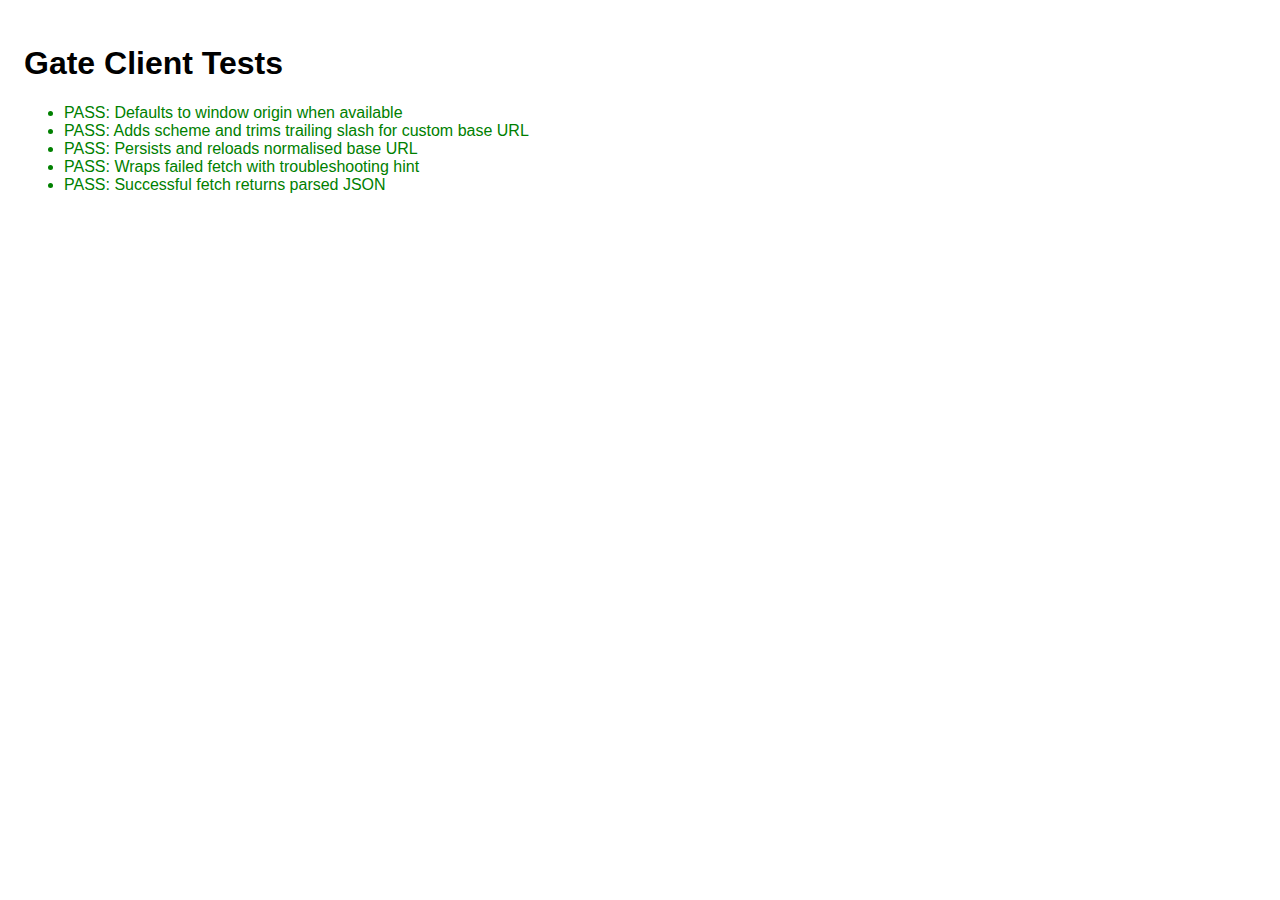
<file: ui/gate_client.test.html>
<!DOCTYPE html>
<html lang="en">
  <head>
    <meta charset="UTF-8" />
    <title>Gate Client Tests</title>
    <style>
      body {
        font-family: Arial, sans-serif;
        padding: 1rem;
      }
      .pass {
        color: green;
      }
      .fail {
        color: red;
      }
    </style>
  </head>
  <body>
    <h1>Gate Client Tests</h1>
    <ul id="results"></ul>
    <script type="module">
      import { GateClient, loadSavedBaseUrl, saveBaseUrl } from './gate_client.js';

      const resultsEl = document.getElementById('results');
      const results = [];

      function record(name, status, error) {
        results.push({ name, status, error });
        const item = document.createElement('li');
        item.textContent = `${status.toUpperCase()}: ${name}${error ? ` — ${error}` : ''}`;
        item.className = status;
        resultsEl.appendChild(item);
      }

      async function test(name, fn) {
        try {
          await fn();
          record(name, 'pass');
        } catch (err) {
          record(name, 'fail', err?.message || err);
        }
      }

      async function run() {
        // LocalStorage interactions should not leak between tests.
        localStorage.clear();

        const expectedOrigin = (() => {
          const origin = window.location?.origin;
          if (origin) return origin;
          return 'http://localhost:8000';
        })();
        const expectedDefault = expectedOrigin.endsWith('/') ? expectedOrigin.slice(0, -1) : expectedOrigin;
        const normalisedDefault = /^https?:\/\//i.test(expectedDefault)
          ? expectedDefault
          : `http://${expectedDefault}`;

        await test('Defaults to window origin when available', () => {
          const client = new GateClient();
          if (client.baseUrl !== normalisedDefault) {
            throw new Error(`Expected ${normalisedDefault} but got ${client.baseUrl}`);
          }
        });

        await test('Adds scheme and trims trailing slash for custom base URL', () => {
          const client = new GateClient('example.com/');
          if (client.baseUrl !== 'http://example.com') {
            throw new Error(`Unexpected base URL: ${client.baseUrl}`);
          }
        });

        await test('Persists and reloads normalised base URL', () => {
          const saved = saveBaseUrl('https://demo.local/');
          if (saved !== 'https://demo.local') {
            throw new Error(`Save returned ${saved}`);
          }
          const loaded = loadSavedBaseUrl();
          if (loaded !== 'https://demo.local') {
            throw new Error(`Load returned ${loaded}`);
          }
        });

        await test('Wraps failed fetch with troubleshooting hint', async () => {
          const client = new GateClient('http://api.invalid');
          const originalFetch = globalThis.fetch;
          globalThis.fetch = () => {
            throw new TypeError('Failed to fetch');
          };
          try {
            await client.get('/state');
            throw new Error('Expected call to fail');
          } catch (err) {
            const message = err?.message || '';
            if (!message.includes('Ensure the Operator Service is reachable')) {
              throw new Error(`Missing hint in error: ${message}`);
            }
            if (!message.includes('http://api.invalid/state')) {
              throw new Error(`Missing URL context: ${message}`);
            }
          } finally {
            globalThis.fetch = originalFetch;
          }
        });

        await test('Successful fetch returns parsed JSON', async () => {
          const client = new GateClient('http://api.example');
          const originalFetch = globalThis.fetch;
          let calledUrl;
          globalThis.fetch = async (url, options) => {
            calledUrl = url;
            return {
              ok: true,
              async json() {
                return { ok: true, method: options?.method || 'GET' };
              },
            };
          };
          try {
            const result = await client.post('/run', { demo: true });
            if (calledUrl !== 'http://api.example/run') {
              throw new Error(`Unexpected fetch URL: ${calledUrl}`);
            }
            if (!result?.ok || result?.method !== 'POST') {
              throw new Error(`Unexpected response: ${JSON.stringify(result)}`);
            }
          } finally {
            globalThis.fetch = originalFetch;
          }
        });

        window.testResults = results;
        window.testsDone = true;
      }

      run();
    </script>
  </body>
</html>
</file>
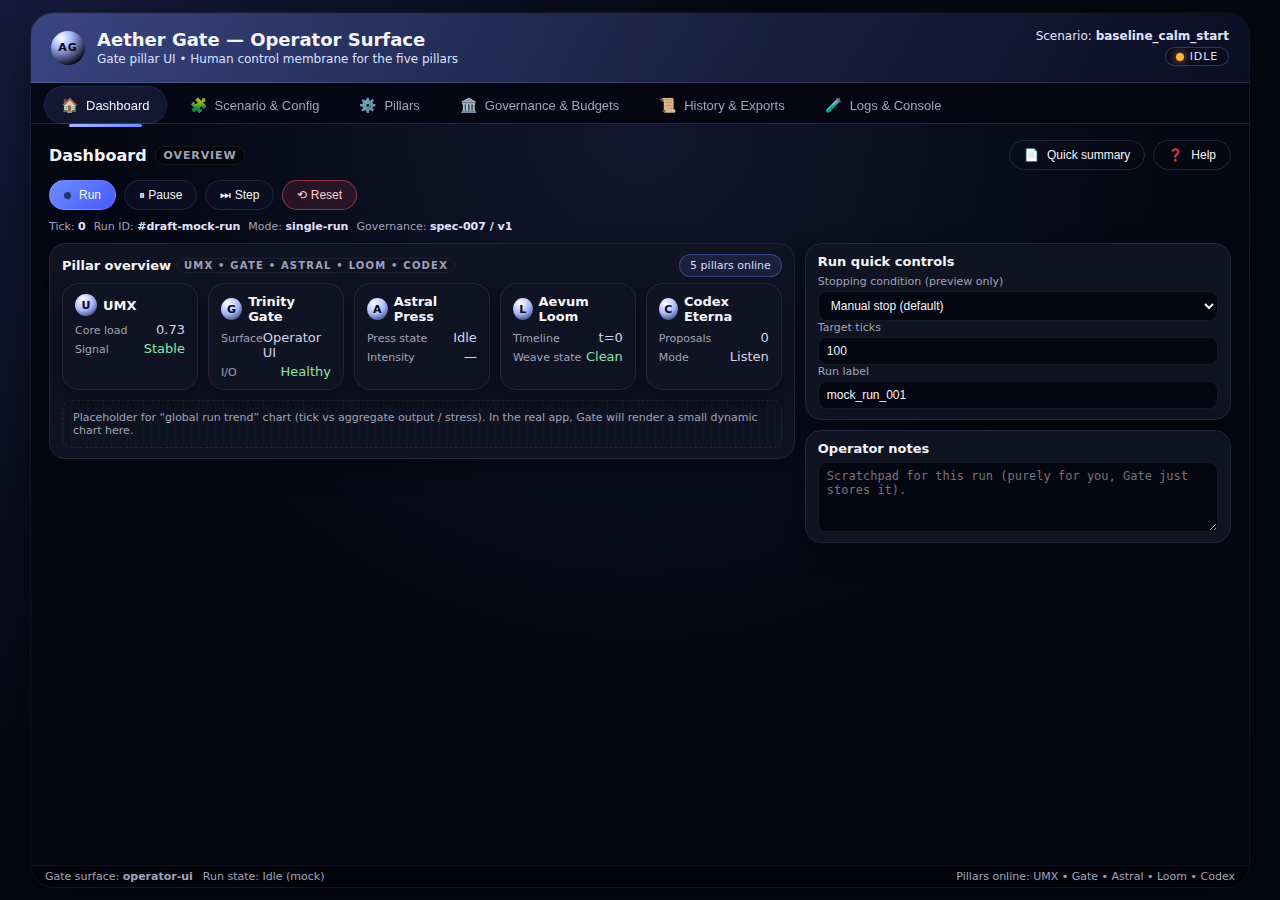
<file: docs/specs/aether_gate_operator_surface_mock_ui_2025_11_30.html>
<!DOCTYPE html>
<html lang="en">
<head>
  <meta charset="UTF-8" />
  <title>Aether Gate — Operator Surface (Mock)</title>
  <meta name="viewport" content="width=device-width, initial-scale=1.0" />
  <style>
    /* --- Base reset & theme --- */
    * {
      box-sizing: border-box;
    }

    :root {
      --bg-body: #050712;
      --bg-elevated: #101322;
      --bg-elevated-soft: #141729;
      --bg-chip: #1e2235;
      --accent: #6d8bff;
      --accent-soft: rgba(109, 139, 255, 0.12);
      --accent-strong: rgba(109, 139, 255, 0.24);
      --border-soft: #24273b;
      --text-main: #f5f5f7;
      --text-muted: #a0a3b8;
      --danger: #ff4f6b;
      --success: #2ecc71;
      --warning: #ffb347;
      --radius-lg: 16px;
      --radius-pill: 999px;
      --shadow-soft: 0 18px 45px rgba(0, 0, 0, 0.45);
    }

    body {
      margin: 0;
      font-family: system-ui, -apple-system, BlinkMacSystemFont, "Segoe UI", sans-serif;
      background: radial-gradient(circle at top left, #171a3d 0, #050712 50%, #050712 100%);
      color: var(--text-main);
      min-height: 100vh;
      display: flex;
    }

    /* --- App frame --- */
    .app {
      margin: 12px auto;
      width: min(1220px, 100% - 24px);
      background: linear-gradient(145deg, rgba(255, 255, 255, 0.04), rgba(0, 0, 0, 0.4));
      border-radius: 24px;
      overflow: hidden;
      border: 1px solid rgba(255, 255, 255, 0.04);
      box-shadow: var(--shadow-soft);
      display: flex;
      flex-direction: column;
    }

    .app-header {
      display: flex;
      align-items: center;
      justify-content: space-between;
      padding: 16px 20px;
      background: linear-gradient(120deg, rgba(109, 139, 255, 0.35), rgba(10, 14, 36, 0.95));
      border-bottom: 1px solid rgba(255, 255, 255, 0.12);
    }

    .app-title-wrapper {
      display: flex;
      align-items: center;
      gap: 12px;
    }

    .app-logo {
      width: 34px;
      height: 34px;
      border-radius: 50%;
      background: radial-gradient(circle at 30% 20%, #ffffff, #a4b5ff 30%, #050712 80%);
      display: flex;
      align-items: center;
      justify-content: center;
      font-weight: 700;
      letter-spacing: 0.08em;
      font-size: 11px;
      text-transform: uppercase;
      color: #050712;
    }

    .app-title-block h1 {
      font-size: 18px;
      margin: 0;
    }

    .app-title-block p {
      margin: 2px 0 0;
      font-size: 12px;
      color: #dde0ff;
    }

    .app-meta {
      display: flex;
      flex-direction: column;
      align-items: flex-end;
      gap: 4px;
      font-size: 12px;
      color: #e0e4ff;
    }

    .status-pill {
      display: inline-flex;
      align-items: center;
      gap: 6px;
      padding: 2px 10px;
      border-radius: var(--radius-pill);
      font-size: 11px;
      text-transform: uppercase;
      letter-spacing: 0.08em;
      border: 1px solid rgba(255, 255, 255, 0.18);
      background: rgba(0, 0, 0, 0.25);
    }

    .status-dot {
      width: 8px;
      height: 8px;
      border-radius: 50%;
      background: var(--warning);
      box-shadow: 0 0 8px rgba(255, 179, 71, 0.8);
    }

    .status-dot.idle {
      background: var(--warning);
    }
    .status-dot.running {
      background: var(--success);
      box-shadow: 0 0 8px rgba(46, 204, 113, 0.9);
    }
    .status-dot.paused {
      background: var(--accent);
      box-shadow: 0 0 8px rgba(109, 139, 255, 0.9);
    }

    /* --- Main nav tabs --- */
    .main-nav {
      display: flex;
      padding: 4px 10px 0;
      border-bottom: 1px solid var(--border-soft);
      background: rgba(4, 5, 18, 0.9);
      backdrop-filter: blur(18px);
    }

    .tab-button {
      border: none;
      background: transparent;
      color: var(--text-muted);
      padding: 10px 16px;
      margin: 0 4px;
      border-radius: var(--radius-pill);
      font-size: 13px;
      display: inline-flex;
      align-items: center;
      gap: 8px;
      cursor: pointer;
      position: relative;
    }

    .tab-button span.icon {
      font-size: 14px;
      opacity: 0.85;
    }

    .tab-button:hover {
      background: rgba(255, 255, 255, 0.04);
      color: #f2f3ff;
    }

    .tab-button.active {
      background: var(--accent-soft);
      color: #f5f6ff;
      box-shadow: 0 0 0 1px var(--accent-strong);
    }

    .tab-button.active::after {
      content: "";
      position: absolute;
      left: 24px;
      right: 24px;
      bottom: -4px;
      height: 3px;
      border-radius: 99px;
      background: linear-gradient(90deg, #a4b5ff, #6d8bff);
    }

    /* --- Layout for tab content --- */
    .tab-container {
      padding: 16px 18px 10px;
      background: radial-gradient(circle at top, rgba(109, 139, 255, 0.12), transparent 55%), var(--bg-body);
      flex: 1;
      overflow: auto;
    }

    .tab-content {
      display: none;
      animation: fadeIn 150ms ease-out;
    }

    .tab-content.active {
      display: block;
    }

    @keyframes fadeIn {
      from {
        opacity: 0;
        transform: translateY(4px);
      }
      to {
        opacity: 1;
        transform: translateY(0);
      }
    }

    /* --- Shared UI bits --- */
    .section-header {
      display: flex;
      align-items: center;
      justify-content: space-between;
      margin-bottom: 10px;
      gap: 8px;
    }

    .section-header h2 {
      font-size: 16px;
      margin: 0;
      display: flex;
      align-items: center;
      gap: 8px;
    }

    .section-header h2 span.badge {
      font-size: 11px;
      text-transform: uppercase;
      letter-spacing: 0.08em;
      padding: 2px 8px;
      border-radius: var(--radius-pill);
      background: rgba(0, 0, 0, 0.48);
      border: 1px solid rgba(255, 255, 255, 0.08);
      color: var(--text-muted);
    }

    .section-header-actions {
      display: flex;
      align-items: center;
      gap: 8px;
    }

    .button {
      border-radius: var(--radius-pill);
      border: 1px solid var(--border-soft);
      background: rgba(11, 14, 33, 0.9);
      color: var(--text-main);
      padding: 7px 14px;
      font-size: 12px;
      display: inline-flex;
      align-items: center;
      gap: 8px;
      cursor: pointer;
    }

    .button.primary {
      background: linear-gradient(135deg, #6d8bff, #465bfb);
      border-color: rgba(255, 255, 255, 0.15);
      box-shadow: 0 8px 20px rgba(7, 10, 41, 0.7);
    }

    .button.ghost {
      background: transparent;
    }

    .button.danger {
      background: rgba(255, 79, 107, 0.12);
      border-color: rgba(255, 79, 107, 0.5);
      color: #ffcfd8;
    }

    .button:disabled {
      opacity: 0.5;
      cursor: default;
    }

    .button .dot {
      width: 7px;
      height: 7px;
      border-radius: 50%;
      background: rgba(0, 0, 0, 0.6);
    }

    .chip {
      display: inline-flex;
      align-items: center;
      gap: 6px;
      padding: 4px 10px;
      border-radius: var(--radius-pill);
      background: var(--bg-chip);
      border: 1px solid rgba(255, 255, 255, 0.06);
      font-size: 11px;
      color: var(--text-muted);
    }

    .chip-pillars {
      background: rgba(109, 139, 255, 0.12);
      border-color: rgba(109, 139, 255, 0.35);
      color: #d8deff;
    }

    .grid {
      display: grid;
      gap: 10px;
    }

    .grid-2 {
      grid-template-columns: repeat(2, minmax(0, 1fr));
    }

    .grid-3 {
      grid-template-columns: repeat(3, minmax(0, 1fr));
    }

    .grid-5 {
      grid-template-columns: repeat(5, minmax(0, 1fr));
    }

    @media (max-width: 960px) {
      .grid-5 {
        grid-template-columns: repeat(2, minmax(0, 1fr));
      }
      .grid-3 {
        grid-template-columns: repeat(2, minmax(0, 1fr));
      }
    }

    @media (max-width: 720px) {
      .grid-2,
      .grid-3 {
        grid-template-columns: minmax(0, 1fr);
      }
    }

    .card {
      background: var(--bg-elevated);
      border-radius: var(--radius-lg);
      border: 1px solid var(--border-soft);
      padding: 10px 12px;
      box-shadow: 0 10px 24px rgba(0, 0, 0, 0.4);
    }

    .card-header {
      display: flex;
      justify-content: space-between;
      align-items: center;
      margin-bottom: 6px;
      gap: 8px;
    }

    .card-title {
      font-size: 13px;
      font-weight: 600;
      display: flex;
      align-items: center;
      gap: 6px;
    }

    .pill-label {
      font-size: 10px;
      text-transform: uppercase;
      letter-spacing: 0.12em;
      padding: 1px 6px;
      border-radius: var(--radius-pill);
      border: 1px solid rgba(255, 255, 255, 0.06);
      color: var(--text-muted);
    }

    .card-body {
      font-size: 12px;
      color: var(--text-muted);
    }

    .stat-row {
      display: flex;
      justify-content: space-between;
      align-items: baseline;
      margin-top: 4px;
    }

    .stat-label {
      font-size: 11px;
      color: var(--text-muted);
    }

    .stat-value {
      font-size: 13px;
    }

    .stat-value.positive {
      color: #8de3b1;
    }

    .stat-value.negative {
      color: #ffb7c5;
    }

    .stat-value.neutral {
      color: #d1d4f0;
    }

    .pill-indicator {
      width: 22px;
      height: 22px;
      border-radius: 50%;
      background: radial-gradient(circle at 35% 25%, #ffffff, #a4b5ff, #1a1d33);
      display: inline-flex;
      align-items: center;
      justify-content: center;
      font-size: 11px;
      font-weight: 700;
      color: #050712;
    }

    /* --- Dashboard specifics --- */
    .run-controls {
      display: flex;
      gap: 8px;
      flex-wrap: wrap;
      margin-bottom: 10px;
    }

    .run-meta {
      display: flex;
      flex-wrap: wrap;
      gap: 8px;
      font-size: 11px;
      color: var(--text-muted);
      margin-bottom: 10px;
    }

    .run-meta span strong {
      color: #e1e4ff;
      font-weight: 600;
    }

    .dashboard-layout {
      display: grid;
      grid-template-columns: 2.1fr 1.2fr;
      gap: 10px;
    }

    @media (max-width: 960px) {
      .dashboard-layout {
        grid-template-columns: minmax(0, 1fr);
      }
    }

    .placeholder-chart {
      margin-top: 10px;
      border-radius: 10px;
      background: repeating-linear-gradient(
        to right,
        rgba(255, 255, 255, 0.02),
        rgba(255, 255, 255, 0.02) 1px,
        transparent 1px,
        transparent 8px
      );
      padding: 10px;
      border: 1px dashed rgba(255, 255, 255, 0.08);
      font-size: 11px;
      color: var(--text-muted);
    }

    /* --- Scenario & config --- */
    .scenario-layout {
      display: grid;
      grid-template-columns: 1.1fr 1.9fr;
      gap: 10px;
    }

    @media (max-width: 960px) {
      .scenario-layout {
        grid-template-columns: minmax(0, 1fr);
      }
    }

    .scenario-list {
      max-height: 320px;
      overflow-y: auto;
      padding-right: 4px;
    }

    .scenario-item {
      padding: 8px 9px;
      border-radius: 10px;
      border: 1px solid transparent;
      cursor: pointer;
      display: flex;
      flex-direction: column;
      gap: 3px;
      margin-bottom: 6px;
      background: rgba(5, 7, 18, 0.8);
    }

    .scenario-item:hover {
      border-color: rgba(255, 255, 255, 0.12);
      background: rgba(8, 11, 26, 0.95);
    }

    .scenario-item.active {
      border-color: var(--accent);
      background: rgba(17, 21, 49, 0.96);
      box-shadow: 0 0 0 1px rgba(109, 139, 255, 0.2);
    }

    .scenario-name {
      font-size: 13px;
      font-weight: 500;
    }

    .scenario-desc {
      font-size: 11px;
      color: var(--text-muted);
    }

    .scenario-tags {
      display: flex;
      flex-wrap: wrap;
      gap: 4px;
      margin-top: 4px;
    }

    .config-mode-toggle {
      display: flex;
      justify-content: flex-end;
      gap: 6px;
      margin-bottom: 6px;
    }

    .toggle-pill {
      font-size: 11px;
      padding: 4px 10px;
      border-radius: var(--radius-pill);
      border: 1px solid rgba(255, 255, 255, 0.08);
      background: rgba(0, 0, 0, 0.5);
      cursor: pointer;
      color: var(--text-muted);
    }

    .toggle-pill.active {
      background: var(--accent-soft);
      color: #e9ecff;
      border-color: var(--accent-strong);
    }

    .config-grid {
      display: grid;
      grid-template-columns: repeat(2, minmax(0, 1fr));
      gap: 8px;
      margin-top: 6px;
    }

    @media (max-width: 720px) {
      .config-grid {
        grid-template-columns: minmax(0, 1fr);
      }
    }

    .field {
      display: flex;
      flex-direction: column;
      gap: 3px;
      font-size: 11px;
    }

    .field label {
      color: var(--text-muted);
    }

    .field input[type="text"],
    .field input[type="number"],
    .field select,
    .field textarea {
      width: 100%;
      border-radius: 9px;
      border: 1px solid rgba(255, 255, 255, 0.08);
      background: rgba(3, 5, 15, 0.9);
      color: var(--text-main);
      padding: 6px 8px;
      font-size: 12px;
    }

    .field input[type="range"] {
      width: 100%;
    }

    .field small {
      font-size: 10px;
      color: var(--text-muted);
    }

    .config-raw {
      margin-top: 8px;
      font-size: 11px;
      border-radius: 10px;
      background: #050712;
      border: 1px solid rgba(255, 255, 255, 0.1);
      padding: 8px 10px;
      font-family: "JetBrains Mono", ui-monospace, SFMono-Regular, Menlo, Monaco, Consolas, "Liberation Mono", "Courier New",
        monospace;
      max-height: 230px;
      overflow: auto;
    }

    /* --- Pillars tab --- */
    .pillars-subnav {
      display: flex;
      flex-wrap: wrap;
      gap: 6px;
      margin-bottom: 8px;
    }

    .pillars-subtab {
      border-radius: var(--radius-pill);
      padding: 5px 11px;
      border: 1px solid rgba(255, 255, 255, 0.08);
      background: rgba(6, 8, 22, 0.9);
      font-size: 11px;
      cursor: pointer;
      display: inline-flex;
      align-items: center;
      gap: 8px;
      color: var(--text-muted);
    }

    .pillars-subtab .pill-indicator {
      width: 18px;
      height: 18px;
      font-size: 9px;
    }

    .pillars-subtab.active {
      border-color: var(--accent);
      background: rgba(17, 21, 49, 0.95);
      color: #e6e9ff;
      box-shadow: 0 0 0 1px rgba(109, 139, 255, 0.25);
    }

    .pillar-panel {
      display: none;
      animation: fadeIn 150ms ease-out;
    }

    .pillar-panel.active {
      display: block;
    }

    .pillar-layout {
      display: grid;
      grid-template-columns: 1.4fr 1.2fr;
      gap: 10px;
    }

    @media (max-width: 960px) {
      .pillar-layout {
        grid-template-columns: minmax(0, 1fr);
      }
    }

    .help-link {
      font-size: 11px;
      color: #c9d0ff;
      text-decoration: underline dashed;
      text-underline-offset: 3px;
      cursor: pointer;
    }

    /* --- Governance --- */
    .pill-badge {
      font-size: 11px;
      padding: 2px 8px;
      border-radius: var(--radius-pill);
      background: rgba(255, 255, 255, 0.02);
      border: 1px solid rgba(255, 255, 255, 0.12);
      color: var(--text-muted);
    }

    .table {
      width: 100%;
      border-collapse: collapse;
      font-size: 11px;
      margin-top: 4px;
    }

    .table th,
    .table td {
      padding: 6px 6px;
      text-align: left;
      border-bottom: 1px solid rgba(255, 255, 255, 0.04);
    }

    .table th {
      color: var(--text-muted);
      font-weight: 500;
      font-size: 11px;
    }

    .table td.actions {
      text-align: right;
    }

    /* --- History & Exports --- */
    .history-layout {
      display: grid;
      grid-template-columns: 1.7fr 1.3fr;
      gap: 10px;
    }

    @media (max-width: 960px) {
      .history-layout {
        grid-template-columns: minmax(0, 1fr);
      }
    }

    .history-list {
      max-height: 260px;
      overflow: auto;
    }

    .history-item {
      padding: 7px 9px;
      border-radius: 10px;
      border: 1px solid rgba(255, 255, 255, 0.04);
      background: rgba(5, 7, 18, 0.9);
      margin-bottom: 6px;
      font-size: 11px;
      display: flex;
      flex-direction: column;
      gap: 3px;
      cursor: pointer;
    }

    .history-item:hover {
      border-color: rgba(255, 255, 255, 0.12);
    }

    .history-item.active {
      border-color: var(--accent);
      box-shadow: 0 0 0 1px rgba(109, 139, 255, 0.25);
      background: rgba(16, 20, 46, 0.95);
    }

    .history-meta {
      display: flex;
      flex-wrap: wrap;
      gap: 6px;
      color: var(--text-muted);
    }

    /* --- Logs & Console --- */
    .logs-layout {
      display: grid;
      grid-template-columns: 1.7fr 1.3fr;
      gap: 10px;
    }

    @media (max-width: 960px) {
      .logs-layout {
        grid-template-columns: minmax(0, 1fr);
      }
    }

    .log-view {
      background: #050712;
      border-radius: 10px;
      border: 1px solid rgba(255, 255, 255, 0.08);
      padding: 8px 10px;
      font-family: "JetBrains Mono", ui-monospace, SFMono-Regular, Menlo, Monaco, Consolas, "Liberation Mono", "Courier New",
        monospace;
      font-size: 11px;
      max-height: 260px;
      overflow: auto;
      color: #dadcf8;
    }

    .console-input {
      margin-top: 6px;
      display: flex;
      gap: 6px;
      align-items: center;
      font-family: "JetBrains Mono", ui-monospace, SFMono-Regular, Menlo, Monaco, Consolas, "Liberation Mono", "Courier New",
        monospace;
    }

    .console-input span {
      font-size: 11px;
      color: var(--text-muted);
    }

    .console-input input {
      flex: 1;
      border-radius: 9px;
      border: 1px solid rgba(255, 255, 255, 0.12);
      background: rgba(5, 7, 18, 0.9);
      color: var(--text-main);
      padding: 5px 7px;
      font-size: 11px;
    }

    /* --- Footer status bar --- */
    .status-bar {
      border-top: 1px solid rgba(255, 255, 255, 0.06);
      padding: 4px 14px;
      font-size: 11px;
      color: var(--text-muted);
      display: flex;
      justify-content: space-between;
      align-items: center;
      background: rgba(3, 4, 12, 0.95);
    }

    .status-bar-left,
    .status-bar-right {
      display: flex;
      align-items: center;
      gap: 10px;
    }

    /* Scrollbar polish */
    ::-webkit-scrollbar {
      width: 7px;
      height: 7px;
    }

    ::-webkit-scrollbar-track {
      background: rgba(0, 0, 0, 0.2);
    }

    ::-webkit-scrollbar-thumb {
      background: rgba(255, 255, 255, 0.14);
      border-radius: 4px;
    }
  </style>
</head>
<body>
  <div class="app">
    <!-- Header / title bar -->
    <header class="app-header">
      <div class="app-title-wrapper">
        <div class="app-logo">AG</div>
        <div class="app-title-block">
          <h1>Aether Gate — Operator Surface</h1>
          <p>Gate pillar UI • Human control membrane for the five pillars</p>
        </div>
      </div>
      <div class="app-meta">
        <div>Scenario: <strong>baseline_calm_start</strong></div>
        <div class="status-pill">
          <span class="status-dot idle"></span>
          <span>Idle</span>
        </div>
      </div>
    </header>

    <!-- Main navigation tabs -->
    <nav class="main-nav">
      <button class="tab-button active" data-tab="dashboard">
        <span class="icon">🏠</span>
        <span>Dashboard</span>
      </button>
      <button class="tab-button" data-tab="scenario">
        <span class="icon">🧩</span>
        <span>Scenario &amp; Config</span>
      </button>
      <button class="tab-button" data-tab="pillars">
        <span class="icon">⚙️</span>
        <span>Pillars</span>
      </button>
      <button class="tab-button" data-tab="governance">
        <span class="icon">🏛️</span>
        <span>Governance &amp; Budgets</span>
      </button>
      <button class="tab-button" data-tab="history">
        <span class="icon">📜</span>
        <span>History &amp; Exports</span>
      </button>
      <button class="tab-button" data-tab="logs">
        <span class="icon">🧪</span>
        <span>Logs &amp; Console</span>
      </button>
    </nav>

    <!-- Tab content area -->
    <main class="tab-container">
      <!-- Dashboard tab -->
      <section class="tab-content active" data-tab-content="dashboard">
        <div class="section-header">
          <h2>
            Dashboard
            <span class="badge">overview</span>
          </h2>
          <div class="section-header-actions">
            <button class="button ghost">
              <span>📄</span>
              Quick summary
            </button>
            <button class="button ghost">
              <span>❓</span>
              Help
            </button>
          </div>
        </div>

        <div class="run-controls">
          <button class="button primary">
            <span class="dot"></span>
            Run
          </button>
          <button class="button">
            ⏸ Pause
          </button>
          <button class="button">
            ⏭ Step
          </button>
          <button class="button danger">
            ⟲ Reset
          </button>
        </div>

        <div class="run-meta">
          <span>Tick: <strong>0</strong></span>
          <span>Run ID: <strong>#draft-mock-run</strong></span>
          <span>Mode: <strong>single-run</strong></span>
          <span>Governance: <strong>spec-007 / v1</strong></span>
        </div>

        <div class="dashboard-layout">
          <div>
            <!-- Pillar overview cards -->
            <div class="card">
              <div class="card-header">
                <div class="card-title">
                  Pillar overview
                  <span class="pill-label">UMX • Gate • Astral • Loom • Codex</span>
                </div>
                <span class="chip chip-pillars">5 pillars online</span>
              </div>
              <div class="grid grid-5">
                <div class="card">
                  <div class="card-header">
                    <div class="card-title">
                      <span class="pill-indicator">U</span>
                      UMX
                    </div>
                  </div>
                  <div class="card-body">
                    <div class="stat-row">
                      <span class="stat-label">Core load</span>
                      <span class="stat-value neutral">0.73</span>
                    </div>
                    <div class="stat-row">
                      <span class="stat-label">Signal</span>
                      <span class="stat-value positive">Stable</span>
                    </div>
                  </div>
                </div>

                <div class="card">
                  <div class="card-header">
                    <div class="card-title">
                      <span class="pill-indicator">G</span>
                      Trinity Gate
                    </div>
                  </div>
                  <div class="card-body">
                    <div class="stat-row">
                      <span class="stat-label">Surface</span>
                      <span class="stat-value neutral">Operator UI</span>
                    </div>
                    <div class="stat-row">
                      <span class="stat-label">I/O</span>
                      <span class="stat-value positive">Healthy</span>
                    </div>
                  </div>
                </div>

                <div class="card">
                  <div class="card-header">
                    <div class="card-title">
                      <span class="pill-indicator">A</span>
                      Astral Press
                    </div>
                  </div>
                  <div class="card-body">
                    <div class="stat-row">
                      <span class="stat-label">Press state</span>
                      <span class="stat-value neutral">Idle</span>
                    </div>
                    <div class="stat-row">
                      <span class="stat-label">Intensity</span>
                      <span class="stat-value neutral">—</span>
                    </div>
                  </div>
                </div>

                <div class="card">
                  <div class="card-header">
                    <div class="card-title">
                      <span class="pill-indicator">L</span>
                      Aevum Loom
                    </div>
                  </div>
                  <div class="card-body">
                    <div class="stat-row">
                      <span class="stat-label">Timeline</span>
                      <span class="stat-value neutral">t=0</span>
                    </div>
                    <div class="stat-row">
                      <span class="stat-label">Weave state</span>
                      <span class="stat-value positive">Clean</span>
                    </div>
                  </div>
                </div>

                <div class="card">
                  <div class="card-header">
                    <div class="card-title">
                      <span class="pill-indicator">C</span>
                      Codex Eterna
                    </div>
                  </div>
                  <div class="card-body">
                    <div class="stat-row">
                      <span class="stat-label">Proposals</span>
                      <span class="stat-value neutral">0</span>
                    </div>
                    <div class="stat-row">
                      <span class="stat-label">Mode</span>
                      <span class="stat-value neutral">Listen</span>
                    </div>
                  </div>
                </div>
              </div>

              <div class="placeholder-chart">
                Placeholder for “global run trend” chart (tick vs aggregate output / stress).  
                In the real app, Gate will render a small dynamic chart here.
              </div>
            </div>
          </div>

          <div>
            <!-- Run notes / quick controls -->
            <div class="card">
              <div class="card-header">
                <div class="card-title">Run quick controls</div>
              </div>
              <div class="card-body">
                <div class="field">
                  <label>Stopping condition (preview only)</label>
                  <select>
                    <option>Manual stop (default)</option>
                    <option>Tick count reached</option>
                    <option>Governance halt</option>
                    <option>Threshold crossed</option>
                  </select>
                </div>
                <div class="field">
                  <label>Target ticks</label>
                  <input type="number" value="100" />
                </div>
                <div class="field">
                  <label>Run label</label>
                  <input type="text" value="mock_run_001" />
                </div>
              </div>
            </div>

            <div class="card" style="margin-top: 10px;">
              <div class="card-header">
                <div class="card-title">Operator notes</div>
              </div>
              <div class="card-body">
                <div class="field">
                  <textarea rows="4" placeholder="Scratchpad for this run (purely for you, Gate just stores it)."></textarea>
                </div>
              </div>
            </div>
          </div>
        </div>
      </section>

      <!-- Scenario & Config tab -->
      <section class="tab-content" data-tab-content="scenario">
        <div class="section-header">
          <h2>
            Scenario &amp; Config
            <span class="badge">inputs through Gate</span>
          </h2>
          <div class="section-header-actions">
            <button class="button">
              💾 Save
            </button>
            <button class="button ghost">
              📝 Save as…
            </button>
            <button class="button ghost">
              ⟲ Revert
            </button>
          </div>
        </div>

        <div class="scenario-layout">
          <div class="card">
            <div class="card-header">
              <div class="card-title">Scenarios</div>
              <span class="chip">Mock list</span>
            </div>
            <div class="scenario-list">
              <div class="scenario-item active">
                <div class="scenario-name">baseline_calm_start</div>
                <div class="scenario-desc">
                  Gentle initialization, low stress, all pillars neutral.
                </div>
                <div class="scenario-tags">
                  <span class="chip">default</span>
                  <span class="chip">safe</span>
                </div>
              </div>
              <div class="scenario-item">
                <div class="scenario-name">stress_test_high_pressure</div>
                <div class="scenario-desc">
                  Crank constraints and load to probe governance + Codex behavior.
                </div>
                <div class="scenario-tags">
                  <span class="chip">intense</span>
                  <span class="chip">governance</span>
                </div>
              </div>
              <div class="scenario-item">
                <div class="scenario-name">timeline_warp_loops</div>
                <div class="scenario-desc">
                  Aevum-heavy run with looping/branching emphasis.
                </div>
                <div class="scenario-tags">
                  <span class="chip">Aevum Loom</span>
                </div>
              </div>
              <div class="scenario-item">
                <div class="scenario-name">codex_learning_burst</div>
                <div class="scenario-desc">
                  Feed Codex Eterna a high volume of proposed actions.
                </div>
                <div class="scenario-tags">
                  <span class="chip">Codex</span>
                  <span class="chip">learning</span>
                </div>
              </div>
            </div>
          </div>

          <div class="card">
            <div class="card-header">
              <div class="card-title">Scenario config (mock)</div>
              <span class="help-link">View Trinity Gate config docs</span>
            </div>

            <div class="config-mode-toggle">
              <div class="toggle-pill active">Basic</div>
              <div class="toggle-pill">Advanced</div>
            </div>

            <div class="config-grid">
              <div class="field">
                <label>Run duration (ticks)</label>
                <input type="number" value="1000" />
                <small>Gate will pass this into the engine as a stopping hint.</small>
              </div>
              <div class="field">
                <label>Randomness seed</label>
                <input type="number" value="42" />
                <small>For repeatable runs. Engine-side interpretation lives in UMX/Aevum.</small>
              </div>
              <div class="field">
                <label>UMX baseline energy</label>
                <input type="range" min="0" max="100" value="60" />
                <small>Purely visual placeholder right now.</small>
              </div>
              <div class="field">
                <label>Astral Press intensity</label>
                <input type="range" min="0" max="100" value="20" />
              </div>
              <div class="field">
                <label>Aevum Loom time window</label>
                <select>
                  <option>Short</option>
                  <option selected>Medium</option>
                  <option>Long</option>
                </select>
              </div>
              <div class="field">
                <label>Governance profile</label>
                <select>
                  <option selected>spec007_default_soft</option>
                  <option>spec007_strict_budget</option>
                  <option>spec007_experimental</option>
                </select>
              </div>
            </div>

            <div class="config-raw">
              <!-- This is just a visual stand-in for the real config file Trinity Gate will pass through. -->
              <pre>
{
  "scenario": "baseline_calm_start",
  "ticks": 1000,
  "seed": 42,
  "pillars": {
    "UMX": { "baseline_energy": 0.6 },
    "AstralPress": { "intensity": 0.2 },
    "AevumLoom": { "window": "medium" },
    "CodexEterna": { "profile": "listen" }
  },
  "governance": {
    "policy_set": "spec007_default_soft",
    "max_budget": 1.0
  }
}
              </pre>
            </div>
          </div>
        </div>
      </section>

      <!-- Pillars tab -->
      <section class="tab-content" data-tab-content="pillars">
        <div class="section-header">
          <h2>
            Pillars
            <span class="badge">per-pillar state &amp; controls</span>
          </h2>
          <div class="section-header-actions">
            <button class="button ghost">
              🔗 View spec crosswalk
            </button>
          </div>
        </div>

        <div class="pillars-subnav">
          <button class="pillars-subtab active" data-pillar="umx">
            <span class="pill-indicator">U</span>
            UMX
          </button>
          <button class="pillars-subtab" data-pillar="gate">
            <span class="pill-indicator">G</span>
            Trinity Gate
          </button>
          <button class="pillars-subtab" data-pillar="astral">
            <span class="pill-indicator">A</span>
            Astral Press
          </button>
          <button class="pillars-subtab" data-pillar="aevum">
            <span class="pill-indicator">L</span>
            Aevum Loom
          </button>
          <button class="pillars-subtab" data-pillar="codex">
            <span class="pill-indicator">C</span>
            Codex Eterna
          </button>
        </div>

        <!-- UMX -->
        <div class="pillar-panel active" data-pillar-panel="umx">
          <div class="pillar-layout">
            <div class="card">
              <div class="card-header">
                <div class="card-title">
                  UMX state snapshot
                </div>
                <span class="help-link">Open UMX spec</span>
              </div>
              <div class="card-body">
                <div class="stat-row">
                  <span class="stat-label">Core load</span>
                  <span class="stat-value neutral">0.73</span>
                </div>
                <div class="stat-row">
                  <span class="stat-label">Signal stability</span>
                  <span class="stat-value positive">Stable</span>
                </div>
                <div class="stat-row">
                  <span class="stat-label">Drift</span>
                  <span class="stat-value neutral">Minimal (mock)</span>
                </div>
                <div class="placeholder-chart" style="margin-top: 8px;">
                  Placeholder: UMX curves / internal metrics visualised by Gate.
                </div>
              </div>
            </div>

            <div class="card">
              <div class="card-header">
                <div class="card-title">UMX controls (mock)</div>
              </div>
              <div class="card-body">
                <div class="field">
                  <label>Mode</label>
                  <select>
                    <option>Neutral</option>
                    <option>Exploratory</option>
                    <option>Conservative</option>
                  </select>
                  <small>In reality, these knobs will map to UMX contracts Gate is allowed to touch.</small>
                </div>
                <div class="field" style="margin-top: 6px;">
                  <label>Manual nudge</label>
                  <input type="range" min="-100" max="100" value="0" />
                  <small>Operator bias injection (purely illustrative for now).</small>
                </div>
              </div>
            </div>
          </div>
        </div>

        <!-- Trinity Gate -->
        <div class="pillar-panel" data-pillar-panel="gate">
          <div class="pillar-layout">
            <div class="card">
              <div class="card-header">
                <div class="card-title">Gate surfaces</div>
                <span class="help-link">Open Trinity Gate spec</span>
              </div>
              <div class="card-body">
                <div class="stat-row">
                  <span class="stat-label">Operator surface</span>
                  <span class="stat-value neutral">This UI</span>
                </div>
                <div class="stat-row">
                  <span class="stat-label">Console facet</span>
                  <span class="stat-value neutral">Available</span>
                </div>
                <div class="stat-row">
                  <span class="stat-label">Integration facet</span>
                  <span class="stat-value neutral">Local-only (mock)</span>
                </div>
                <div class="placeholder-chart" style="margin-top: 8px;">
                  Placeholder: Gate I/O activity timeline (how much flows in/out over time).
                </div>
              </div>
            </div>

            <div class="card">
              <div class="card-header">
                <div class="card-title">Gate configuration (mock)</div>
              </div>
              <div class="card-body">
                <div class="field">
                  <label>Allow CLI facet</label>
                  <select>
                    <option>Enabled</option>
                    <option>Disabled</option>
                  </select>
                </div>
                <div class="field" style="margin-top: 6px;">
                  <label>Max concurrent surfaces</label>
                  <input type="number" value="1" />
                </div>
              </div>
            </div>
          </div>
        </div>

        <!-- Astral Press -->
        <div class="pillar-panel" data-pillar-panel="astral">
          <div class="pillar-layout">
            <div class="card">
              <div class="card-header">
                <div class="card-title">Astral Press state</div>
                <span class="help-link">Open Astral Press spec</span>
              </div>
              <div class="card-body">
                <div class="stat-row">
                  <span class="stat-label">Press state</span>
                  <span class="stat-value neutral">Idle</span>
                </div>
                <div class="stat-row">
                  <span class="stat-label">Current imprint</span>
                  <span class="stat-value neutral">—</span>
                </div>
                <div class="placeholder-chart" style="margin-top: 8px;">
                  Placeholder: Astral outputs / intensity over time, rendered via Gate.
                </div>
              </div>
            </div>

            <div class="card">
              <div class="card-header">
                <div class="card-title">Astral controls (mock)</div>
              </div>
              <div class="card-body">
                <div class="field">
                  <label>Press intensity</label>
                  <input type="range" min="0" max="100" value="20" />
                </div>
                <div class="field" style="margin-top: 6px;">
                  <label>Mode</label>
                  <select>
                    <option>Passive</option>
                    <option>Guided</option>
                    <option>Freeform</option>
                  </select>
                </div>
              </div>
            </div>
          </div>
        </div>

        <!-- Aevum Loom -->
        <div class="pillar-panel" data-pillar-panel="aevum">
          <div class="pillar-layout">
            <div class="card">
              <div class="card-header">
                <div class="card-title">Aevum Loom state</div>
                <span class="help-link">Open Aevum Loom spec</span>
              </div>
              <div class="card-body">
                <div class="stat-row">
                  <span class="stat-label">Current tick</span>
                  <span class="stat-value neutral">0</span>
                </div>
                <div class="stat-row">
                  <span class="stat-label">Branch count</span>
                  <span class="stat-value neutral">0</span>
                </div>
                <div class="placeholder-chart" style="margin-top: 8px;">
                  Placeholder: Loom timeline / branches visualised on Gate’s side.
                </div>
              </div>
            </div>

            <div class="card">
              <div class="card-header">
                <div class="card-title">Aevum controls (mock)</div>
              </div>
              <div class="card-body">
                <div class="field">
                  <label>Timeline window</label>
                  <select>
                    <option>Short</option>
                    <option selected>Medium</option>
                    <option>Long</option>
                  </select>
                </div>
                <div class="field" style="margin-top: 6px;">
                  <label>Manual bookmark label</label>
                  <input type="text" placeholder="e.g. 'pre-branch'" />
                </div>
              </div>
            </div>
          </div>
        </div>

        <!-- Codex Eterna -->
        <div class="pillar-panel" data-pillar-panel="codex">
          <div class="pillar-layout">
            <div class="card">
              <div class="card-header">
                <div class="card-title">Codex Eterna state</div>
                <span class="help-link">Open Codex Eterna spec</span>
              </div>
              <div class="card-body">
                <div class="stat-row">
                  <span class="stat-label">Incoming proposals</span>
                  <span class="stat-value neutral">0</span>
                </div>
                <div class="stat-row">
                  <span class="stat-label">Accepted</span>
                  <span class="stat-value neutral">0</span>
                </div>
                <div class="stat-row">
                  <span class="stat-label">Rejected</span>
                  <span class="stat-value neutral">0</span>
                </div>
                <div class="placeholder-chart" style="margin-top: 8px;">
                  Placeholder: Codex proposals over time &amp; classes of action.
                </div>
              </div>
            </div>

            <div class="card">
              <div class="card-header">
                <div class="card-title">Codex controls (mock)</div>
              </div>
              <div class="card-body">
                <div class="field">
                  <label>Codex profile</label>
                  <select>
                    <option>Listen</option>
                    <option>Advise</option>
                    <option>Act (governed)</option>
                  </select>
                </div>
                <div class="field" style="margin-top: 6px;">
                  <label>Proposal rate limiter</label>
                  <input type="range" min="0" max="100" value="50" />
                </div>
              </div>
            </div>
          </div>
        </div>
      </section>

      <!-- Governance & Budgets tab -->
      <section class="tab-content" data-tab-content="governance">
        <div class="section-header">
          <h2>
            Governance &amp; Budgets
            <span class="badge">SPEC-007 surface</span>
          </h2>
          <div class="section-header-actions">
            <button class="button ghost">📚 View SPEC-007</button>
          </div>
        </div>

        <div class="grid grid-3">
          <div class="card">
            <div class="card-header">
              <div class="card-title">Budget</div>
              <span class="pill-badge">mock numbers</span>
            </div>
            <div class="card-body">
              <div class="stat-row">
                <span class="stat-label">Total budget</span>
                <span class="stat-value neutral">1.00</span>
              </div>
              <div class="stat-row">
                <span class="stat-label">Consumed</span>
                <span class="stat-value neutral">0.00</span>
              </div>
              <div class="stat-row">
                <span class="stat-label">Remaining</span>
                <span class="stat-value positive">1.00</span>
              </div>
            </div>
          </div>

          <div class="card">
            <div class="card-header">
              <div class="card-title">Policy set</div>
            </div>
            <div class="card-body">
              <div class="stat-row">
                <span class="stat-label">Active</span>
                <span class="stat-value neutral">spec007_default_soft</span>
              </div>
              <div class="stat-row">
                <span class="stat-label">Topology</span>
                <span class="stat-value neutral">Single-node, local-only</span>
              </div>
              <div class="stat-row">
                <span class="stat-label">Safety</span>
                <span class="stat-value neutral">Standard</span>
              </div>
            </div>
          </div>

          <div class="card">
            <div class="card-header">
              <div class="card-title">Controls (mock)</div>
            </div>
            <div class="card-body">
              <div class="field">
                <label>Human veto mode</label>
                <select>
                  <option>Required for all actions</option>
                  <option>Required for high-cost only</option>
                  <option>Advisory only</option>
                </select>
              </div>
              <div class="field" style="margin-top: 6px;">
                <label>Budget strictness</label>
                <input type="range" min="0" max="100" value="50" />
              </div>
            </div>
          </div>
        </div>

        <div class="card" style="margin-top: 10px;">
          <div class="card-header">
            <div class="card-title">Proposals (mock table)</div>
          </div>
          <div class="card-body">
            <table class="table">
              <thead>
                <tr>
                  <th>ID</th>
                  <th>Source pillar</th>
                  <th>Type</th>
                  <th>Cost</th>
                  <th>Status</th>
                  <th class="actions">Actions</th>
                </tr>
              </thead>
              <tbody>
                <tr>
                  <td>PX-001</td>
                  <td>Codex</td>
                  <td>Parameter tweak</td>
                  <td>0.02</td>
                  <td>Pending</td>
                  <td class="actions">
                    <button class="button" style="font-size: 10px; padding: 4px 8px;">Approve</button>
                    <button class="button ghost" style="font-size: 10px; padding: 4px 8px;">Reject</button>
                  </td>
                </tr>
                <tr>
                  <td>PX-002</td>
                  <td>Aevum</td>
                  <td>Timeline branch</td>
                  <td>0.15</td>
                  <td>Pending</td>
                  <td class="actions">
                    <button class="button" style="font-size: 10px; padding: 4px 8px;">Approve</button>
                    <button class="button ghost" style="font-size: 10px; padding: 4px 8px;">Reject</button>
                  </td>
                </tr>
                <tr>
                  <td>PX-003</td>
                  <td>UMX</td>
                  <td>Load redistribution</td>
                  <td>0.05</td>
                  <td>Accepted (mock)</td>
                  <td class="actions">
                    <button class="button ghost" style="font-size: 10px; padding: 4px 8px;">Inspect</button>
                  </td>
                </tr>
              </tbody>
            </table>
          </div>
        </div>
      </section>

      <!-- History & Exports tab -->
      <section class="tab-content" data-tab-content="history">
        <div class="section-header">
          <h2>
            History &amp; Exports
            <span class="badge">runs through Gate</span>
          </h2>
          <div class="section-header-actions">
            <button class="button ghost">🔍 Search</button>
          </div>
        </div>

        <div class="history-layout">
          <div class="card">
            <div class="card-header">
              <div class="card-title">Run history</div>
            </div>
            <div class="card-body">
              <div class="history-list">
                <div class="history-item active">
                  <div><strong>#mock_run_001</strong></div>
                  <div class="history-meta">
                    <span>Scenario: baseline_calm_start</span>
                    <span>Ticks: 1000</span>
                    <span>Result: Completed</span>
                  </div>
                </div>
                <div class="history-item">
                  <div><strong>#mock_run_000</strong></div>
                  <div class="history-meta">
                    <span>Scenario: stress_test_high_pressure</span>
                    <span>Ticks: 400</span>
                    <span>Result: Halted (governance)</span>
                  </div>
                </div>
              </div>
            </div>
          </div>

          <div class="card">
            <div class="card-header">
              <div class="card-title">Selected run details (mock)</div>
            </div>
            <div class="card-body">
              <div class="stat-row">
                <span class="stat-label">Run ID</span>
                <span class="stat-value neutral">#mock_run_001</span>
              </div>
              <div class="stat-row">
                <span class="stat-label">Timestamp</span>
                <span class="stat-value neutral">2025-11-30T12:34:56</span>
              </div>
              <div class="stat-row">
                <span class="stat-label">Governance profile</span>
                <span class="stat-value neutral">spec007_default_soft</span>
              </div>
              <div class="field" style="margin-top: 8px;">
                <label>Export format</label>
                <select>
                  <option>JSON (full state)</option>
                  <option>CSV (summary)</option>
                  <option>Human-readable report</option>
                </select>
              </div>
              <div class="field" style="margin-top: 6px;">
                <label>Export scope</label>
                <select>
                  <option>All pillars + governance</option>
                  <option>Governance only</option>
                  <option>Single pillar</option>
                </select>
              </div>
              <button class="button primary" style="margin-top: 8px;">
                ⬇ Export (mock)
              </button>
            </div>
          </div>
        </div>
      </section>

      <!-- Logs & Console tab -->
      <section class="tab-content" data-tab-content="logs">
        <div class="section-header">
          <h2>
            Logs &amp; Console
            <span class="badge">Gate debug surface</span>
          </h2>
          <div class="section-header-actions">
            <button class="button ghost">🧹 Clear (mock)</button>
          </div>
        </div>

        <div class="logs-layout">
          <div class="card">
            <div class="card-header">
              <div class="card-title">Run log (mock)</div>
            </div>
            <div class="card-body">
              <div class="log-view">
                [00:00:00] Gate: operator surface loaded (mock).<br />
                [00:00:01] Engine: pillars initialized (mock).<br />
                [00:00:02] Governance: policy set spec007_default_soft loaded (mock).<br />
                [00:00:03] Ready for first run (mock).<br />
              </div>
            </div>
          </div>

          <div class="card">
            <div class="card-header">
              <div class="card-title">Console facet (mock)</div>
            </div>
            <div class="card-body">
              <div class="console-input">
                <span>&gt;&gt;</span>
                <input type="text" placeholder="aether inspect --pillar UMX --tick 42" />
              </div>
              <small style="font-size: 10px; color: var(--text-muted); display: block; margin-top: 4px;">
                This is the nerd corner. UI will stay primary; console is for power users + automation.
              </small>
            </div>
          </div>
        </div>
      </section>
    </main>

    <!-- Footer status bar -->
    <footer class="status-bar">
      <div class="status-bar-left">
        <span>Gate surface: <strong>operator-ui</strong></span>
        <span>Run state: Idle (mock)</span>
      </div>
      <div class="status-bar-right">
        <span>Pillars online: UMX • Gate • Astral • Loom • Codex</span>
      </div>
    </footer>
  </div>

  <script>
    // --- Simple tab switching for main tabs ---
    const tabButtons = document.querySelectorAll(".tab-button");
    const tabContents = document.querySelectorAll(".tab-content");

    tabButtons.forEach((btn) => {
      btn.addEventListener("click", () => {
        const target = btn.getAttribute("data-tab");

        tabButtons.forEach((b) => b.classList.remove("active"));
        btn.classList.add("active");

        tabContents.forEach((section) => {
          section.classList.toggle(
            "active",
            section.getAttribute("data-tab-content") === target
          );
        });
      });
    });

    // --- Pillars sub-tabs switching ---
    const pillarTabs = document.querySelectorAll(".pillars-subtab");
    const pillarPanels = document.querySelectorAll(".pillar-panel");

    pillarTabs.forEach((tab) => {
      tab.addEventListener("click", () => {
        const target = tab.getAttribute("data-pillar");

        pillarTabs.forEach((t) => t.classList.remove("active"));
        tab.classList.add("active");

        pillarPanels.forEach((panel) => {
          panel.classList.toggle(
            "active",
            panel.getAttribute("data-pillar-panel") === target
          );
        });
      });
    });
  </script>
</body>
</html>
</file>
